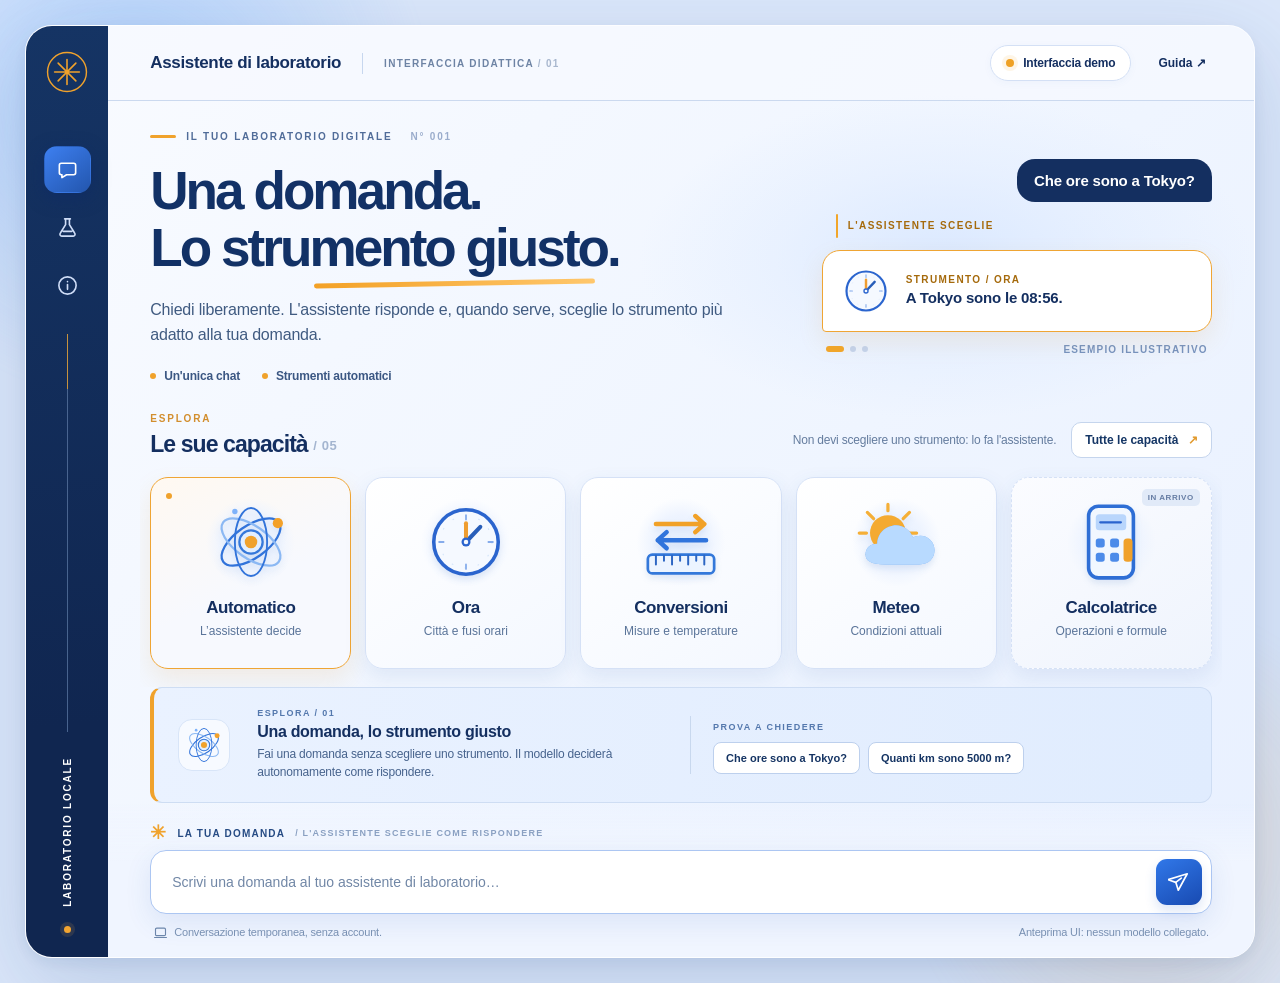
<file: assistente-laboratorio/docs/ui-preview/index.html>
<!doctype html>
<html lang="it">
  <head>
    <meta charset="UTF-8" />
    <meta name="viewport" content="width=device-width, initial-scale=1, viewport-fit=cover" />
    <meta name="theme-color" content="#142f60" />
    <meta name="description" content="Assistente di laboratorio: un'interfaccia per un assistente locale con strumenti automatici." />
    <title>Assistente di laboratorio</title>
    <link rel="icon" href="assets/favicon.svg" type="image/svg+xml" />
    <link rel="stylesheet" href="styles.css" />
    <script src="config.js" defer></script>
    <script src="app.js" defer></script>
  </head>
  <body>
    <div class="ambient ambient--one" aria-hidden="true"></div>
    <div class="ambient ambient--two" aria-hidden="true"></div>
    <div class="app-shell" id="app" data-view="home">
      <aside class="rail" aria-label="Navigazione laboratorio">
        <a class="brand-mark" href="#inizio" aria-label="Assistente di laboratorio, torna all'inizio">
          <svg viewBox="0 0 52 52" width="46" height="46" fill="none" aria-hidden="true"><circle cx="26" cy="26" r="22" stroke="currentColor" stroke-width="1.6"/><path d="M26 12v28M12 26h28M16 16l20 20m0-20L16 36" stroke="currentColor" stroke-width="1.8" stroke-linecap="round"/></svg>
        </a>
        <nav class="rail-nav" aria-label="Sezioni">
          <button class="rail-btn is-current" id="navChat" title="Chat" aria-label="Vai alla chat" aria-current="page">
            <svg viewBox="0 0 24 24" aria-hidden="true"><path d="M5.5 5.5h13a2 2 0 0 1 2 2v8a2 2 0 0 1-2 2H11l-4.8 3v-3H5.5a2 2 0 0 1-2-2v-8a2 2 0 0 1 2-2Z"/></svg>
          </button>
          <button class="rail-btn" id="navTools" title="Capacità" aria-label="Vai alle capacità">
            <svg viewBox="0 0 24 24" aria-hidden="true"><path d="M9 3h6m-5 0v6l-5.4 8.7A2 2 0 0 0 6.3 21h11.4a2 2 0 0 0 1.7-3.3L14 9V3M7.5 16h9"/></svg>
          </button>
          <button class="rail-btn" id="navHelp" title="Informazioni" aria-label="Informazioni sull'assistente">
            <svg viewBox="0 0 24 24" aria-hidden="true"><circle cx="12" cy="12" r="9"/><path d="M12 11v5m0-8h.01"/></svg>
          </button>
        </nav>
        <div class="rail-track" aria-hidden="true"><span></span></div>
        <div class="rail-bottom"><span class="vertical-brand">LABORATORIO LOCALE</span><span class="rail-dot" aria-hidden="true"></span></div>
      </aside>

      <div class="app-frame" id="inizio">
        <header class="topbar">
          <div class="topbar-brand">
            <a class="mobile-mark" href="#inizio" aria-label="Torna alla home">✳</a>
            <strong>Assistente di laboratorio</strong>
            <span class="topbar-divider" aria-hidden="true"></span>
            <span class="topbar-tag">INTERFACCIA DIDATTICA <span class="tag-index">/ 01</span></span>
          </div>
          <div class="topbar-right">
            <span class="status-pill" id="connectionStatus"><span class="status-led"></span><span>Interfaccia demo</span></span>
            <button class="text-action" type="button" id="topHelp" aria-label="Apri guida">Guida <span aria-hidden="true">↗</span></button>
          </div>
        </header>

        <main class="workspace" id="workspace">
          <section class="hero" id="hero" aria-labelledby="heroTitle">
            <div class="hero-content">
              <div class="eyebrow"><span class="eyebrow-line"></span> IL TUO LABORATORIO DIGITALE <span class="eyebrow-number">N° 001</span></div>
              <h1 id="heroTitle">Una domanda.<br /><span>Lo strumento giusto.</span></h1>
              <p>Chiedi liberamente. L'assistente risponde e, quando serve, sceglie lo strumento più adatto alla tua domanda.</p>
              <div class="hero-metrics" aria-label="Caratteristiche"><span><i aria-hidden="true"></i> Un'unica chat</span><span><i aria-hidden="true"></i> Strumenti automatici</span></div>
            </div>
            <div class="hero-art showcase" id="showcase" aria-hidden="true">
              <div class="sc-q" id="scQuestion"></div>
              <div class="sc-pick"><i></i><span id="scPick">l'assistente sceglie</span></div>
              <div class="sc-a"><span class="sc-ico" id="scIcon"></span><div><small id="scTool"></small><b id="scAnswer"></b></div></div>
              <div class="sc-foot"><span id="scDots"></span><em>Esempio illustrativo</em></div>
            </div>
          </section>

          <section class="capabilities" id="capabilities" aria-labelledby="capabilitiesTitle">
            <div class="section-head">
              <div><span class="section-kicker">ESPLORA</span><h2 id="capabilitiesTitle">Le sue capacità <span id="capabilityCount">/ 05</span></h2></div>
              <div class="section-controls"><p>Non devi scegliere uno strumento: lo fa l'assistente.</p><button class="browse-button" type="button" id="toggleAllTools" aria-expanded="false">Tutte le capacità <span aria-hidden="true">↗</span></button></div>
            </div>
            <div class="tool-viewport" id="toolViewport"><div class="tool-grid" id="toolGrid" role="group" aria-label="Capacità dell'assistente"></div></div>
            <div class="tool-scroll-hint" id="scrollHint" aria-hidden="true"><span>SCORRI LE CAPACITÀ</span><span>→</span></div>
          </section>

          <section class="detail-panel" id="detailPanel" aria-labelledby="detailTitle">
            <div class="detail-icon" id="detailIcon" aria-hidden="true"></div>
            <div class="detail-copy"><div class="detail-eyebrow" id="detailEyebrow">SUGGERIMENTO / 01</div><h3 id="detailTitle">Parti da una domanda</h3><p id="detailDescription">Scrivi liberamente: il modello sceglierà lo strumento solo se necessario.</p></div>
            <div class="example-area" id="exampleArea"><span class="examples-label">PROVA A CHIEDERE</span><div class="example-list" id="exampleList"></div></div>
          </section>

          <section class="conversation-view" id="conversationView" aria-labelledby="conversationTitle" hidden>
            <div class="conversation-heading"><div><button type="button" id="backHome" class="back-home">← Torna alla home</button><div class="eyebrow"><span class="eyebrow-line"></span> SESSIONE CORRENTE / IN MEMORIA</div><h1 id="conversationTitle">Il tuo laboratorio<span class="orange-period">.</span></h1><p>Fai domande in libertà. L'assistente sceglie quando usare uno strumento.</p></div><button type="button" id="newConversation" class="new-chat"><span aria-hidden="true">＋</span> Nuova chat</button></div>
            <div id="messages" class="messages" role="log" aria-live="polite" aria-relevant="additions text"></div>
          </section>
        </main>

        <div class="composer-dock" id="composerDock">
          <div class="composer-inner">
            <label class="composer-label" for="questionInput"><span class="orange-glyph" aria-hidden="true">✳</span> LA TUA DOMANDA <span class="composer-label-secondary">/ L'ASSISTENTE SCEGLIE COME RISPONDERE</span></label>
            <form class="composer" id="questionForm" novalidate>
              <textarea id="questionInput" rows="1" maxlength="5000" placeholder="Scrivi una domanda al tuo assistente di laboratorio…" aria-label="Scrivi una domanda" required></textarea>
              <button type="submit" class="send-button" id="sendButton" aria-label="Invia domanda" title="Invia domanda"><svg viewBox="0 0 24 24" fill="none" aria-hidden="true"><path d="m21 3-9.8 18-2.7-8.6L0 9.5 21 3Z" stroke="currentColor" stroke-width="1.8" stroke-linejoin="round"/><path d="m8.5 12.4 6-4.7" stroke="currentColor" stroke-width="1.8" stroke-linecap="round"/></svg></button>
            </form>
            <div class="composer-bottom"><span><svg viewBox="0 0 24 24" aria-hidden="true"><rect x="4" y="5" width="16" height="12" rx="2"/><path d="M2.5 20h19"/></svg> Conversazione temporanea, senza account.</span><span id="backendNote">Anteprima UI: nessun modello collegato.</span></div>
          </div>
        </div>
      </div>
    </div>

    <dialog class="help-dialog" id="helpDialog" aria-labelledby="helpTitle"><div class="dialog-head"><span>GUIDA RAPIDA / 01</span><button id="closeHelp" type="button" aria-label="Chiudi guida">×</button></div><h2 id="helpTitle">Come funziona il laboratorio</h2><p>Scrivi una domanda nella chat. Nella versione integrata, il modello locale valuta autonomamente se rispondere direttamente o utilizzare uno strumento.</p><p>Le schede delle capacità presentano esempi, <strong>non obbligano il modello a usare un tool</strong>. Lo stato degli strumenti, durante una conversazione, viene mostrato soltanto se comunicato dal backend.</p><p class="dialog-note">Questa distribuzione è un frontend dimostrativo. Per collegarla al progetto funzionante, configura l'endpoint in <code>config.js</code>.</p><button type="button" id="helpOk" class="dialog-primary">Ho capito</button></dialog>
    <div class="toast" id="toast" role="status" aria-live="polite"></div>
  </body>
</html>
</file>
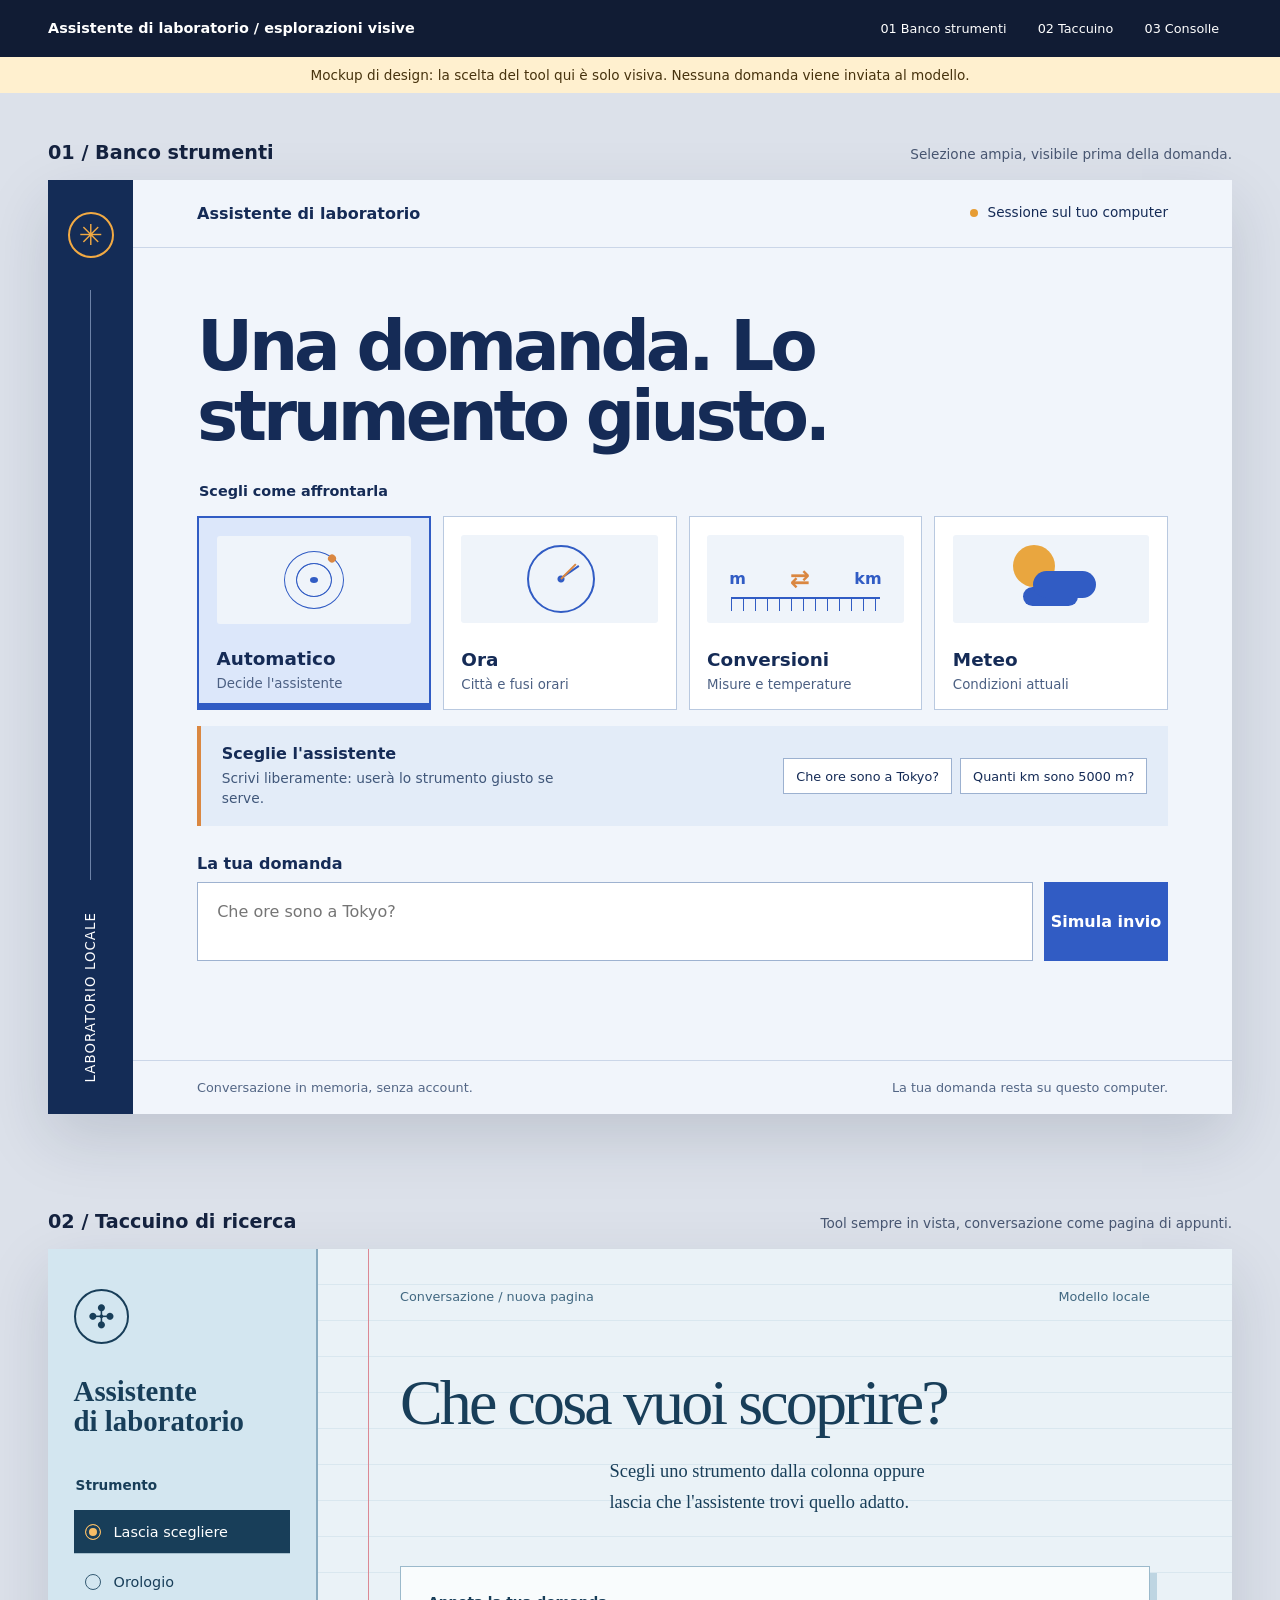
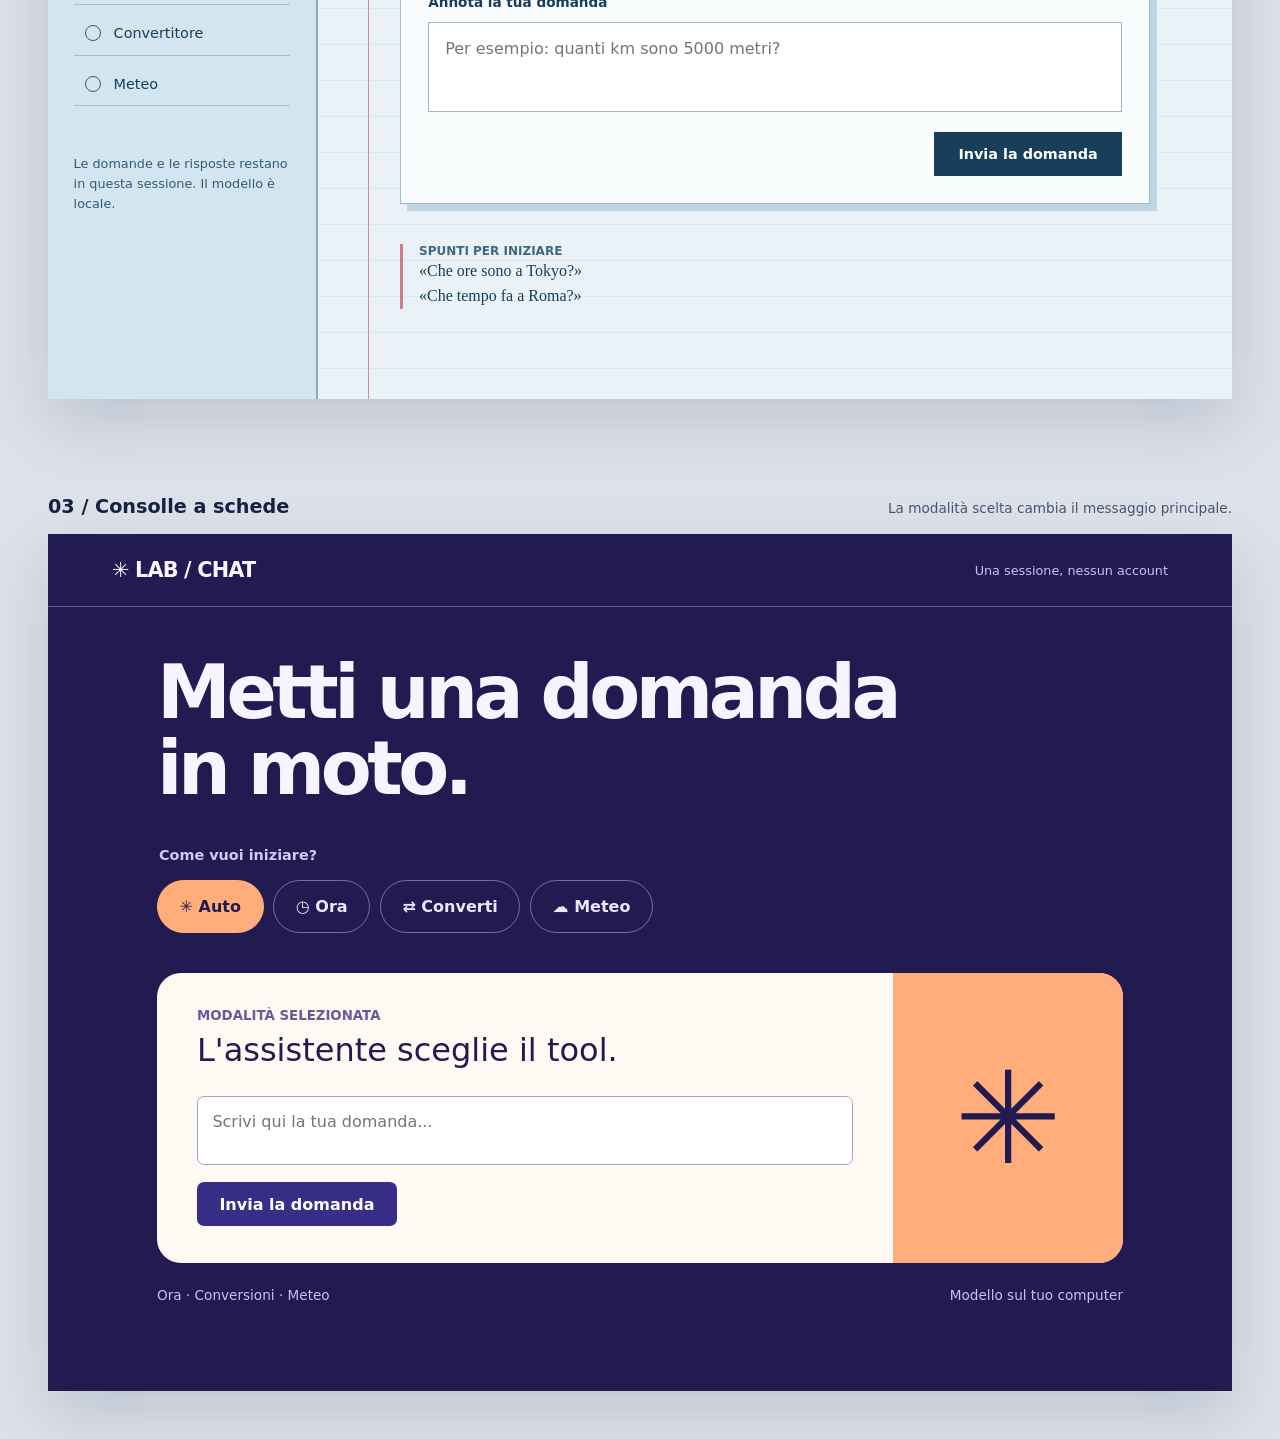
<file: assistente-laboratorio/docs/mockups-chat.html>
<!doctype html>
<html lang="it">
<head>
<meta charset="utf-8">
<meta name="viewport" content="width=device-width, initial-scale=1">
<title>Tre direzioni per la chat · Assistente di laboratorio</title>
<style>
  * { box-sizing: border-box; }
  body { margin: 0; font-family: system-ui, sans-serif; color: #14223f; background: #dce1ea; }
  button, textarea { font: inherit; }
  .index { position: sticky; top: 0; z-index: 10; display: flex; align-items: center; justify-content: space-between; gap: 1rem; padding: .75rem clamp(1rem, 4vw, 3rem); background: #111c34; color: #fff; }
  .index strong { font-size: .9rem; }
  .index nav { display: flex; gap: .35rem; overflow-x: auto; }
  .index a { flex: none; padding: .55rem .8rem; border-radius: 4px; color: #fff; font-size: .8rem; text-decoration: none; }
  .index a:hover, .index a:focus-visible { background: #36486e; }
  .note { padding: .65rem 1rem; background: #fff0cf; color: #47330e; text-align: center; font-size: .85rem; }
  .concept { padding: clamp(1rem, 4vw, 3rem); scroll-margin-top: 3.5rem; }
  .caption { max-width: 1320px; margin: 0 auto 1rem; display: flex; justify-content: space-between; gap: 1rem; align-items: baseline; }
  .caption h2 { margin: 0; font-size: 1.2rem; }
  .caption p { margin: 0; color: #475570; font-size: .85rem; }
  .screen { max-width: 1320px; min-height: 750px; margin: auto; overflow: hidden; box-shadow: 0 24px 60px #16223c25; }
  fieldset { margin: 0; padding: 0; border: 0; }
  legend { margin-bottom: 1.1rem; font-weight: 700; }
  input[type="radio"] { position: absolute; width: 1px; height: 1px; opacity: 0; }
  label { cursor: pointer; }
  input:focus-visible + label, button:focus-visible, textarea:focus-visible { outline: 3px solid #f4a63c; outline-offset: 3px; }
  textarea { width: 100%; resize: none; }
  .demo-button { cursor: default; }
  .sr-only { position: absolute; width: 1px; height: 1px; overflow: hidden; clip-path: inset(50%); white-space: nowrap; }

  /* 1: Strumentazione. Il selettore è il pannello principale, non un menu secondario. */
  .bench { display: grid; grid-template-columns: 85px minmax(0, 1fr); background: #f1f5fb; color: #152b56; font-family: "Trebuchet MS", system-ui, sans-serif; }
  .bench-rail { display: flex; flex-direction: column; align-items: center; gap: 2rem; padding: 2rem .5rem; background: #142c56; color: #fff; }
  .bench-rail .emblem { display: grid; place-items: center; width: 46px; height: 46px; border: 2px solid #f2aa43; border-radius: 50%; color: #f2aa43; font-size: 1.8rem; }
  .bench-rail .rail-line { flex: 1; width: 1px; background: #6d83a8; }
  .bench-rail small { writing-mode: vertical-rl; transform: rotate(180deg); letter-spacing: .08em; }
  .bench-main { display: flex; flex-direction: column; min-width: 0; }
  .bench-header { display: flex; justify-content: space-between; gap: 1rem; padding: 1.5rem clamp(1.5rem, 5vw, 5rem); border-bottom: 1px solid #cbd6e8; font-size: .85rem; }
  .bench-header b { font-size: 1rem; }
  .bench-header span::before { content: ""; display: inline-block; width: 8px; height: 8px; margin-right: .6rem; border-radius: 50%; background: #e69c33; }
  .bench-content { flex: 1; max-width: 1180px; width: 100%; margin: auto; padding: clamp(2rem, 5vw, 5rem); }
  .bench-content h3 { max-width: 14ch; margin: 0 0 2rem; font-size: clamp(3rem, 5.4vw, 5.7rem); line-height: 1; letter-spacing: -.06em; }
  .bench legend { font-size: .9rem; }
  .bench-options { display: grid; grid-template-columns: repeat(4, 1fr); gap: .75rem; }
  .bench-options label { display: flex; flex-direction: column; min-height: 194px; padding: 1.1rem; border: 1px solid #b9c9e0; background: #fff; transition: transform .2s, background .2s, border-color .2s, box-shadow .2s; }
  .bench-options label:hover { transform: translateY(-5px); border-color: #315cc4; box-shadow: 0 12px 24px #152b5620; }
  .bench-options b { margin-top: auto; font-size: 1.15rem; }
  .bench-options small { margin-top: .4rem; color: #4c6083; }
  .bench-options input:checked + label { border: 2px solid #315cc4; background: #dce7fa; box-shadow: inset 0 -5px #315cc4; }
  .mini { position: relative; width: 100%; height: 88px; margin-bottom: .65rem; overflow: hidden; border-radius: 3px; background: #eff4fa; color: #315cc4; }
  .mini-auto::before, .mini-auto::after { content: ""; position: absolute; inset: 15px calc(50% - 30px); border: 1px solid currentColor; border-radius: 50%; }
  .mini-auto::after { inset: 27px calc(50% - 18px); background: #315cc4; box-shadow: inset 0 0 0 13px #eff4fa; }
  .mini-auto i { position: absolute; top: 12px; left: calc(50% - 4px); width: 8px; height: 8px; border-radius: 50%; background: #da8741; transform-origin: 4px 32px; transform: rotate(40deg); }
  .mini-time::before { content: ""; position: absolute; top: 10px; left: calc(50% - 33px); width: 64px; height: 64px; border: 2px solid currentColor; border-radius: 50%; background: radial-gradient(circle, #315cc4 0 3px, transparent 4px); }
  .mini-time::after { content: ""; position: absolute; top: 23px; left: 50%; width: 2px; height: 21px; background: #da8741; transform-origin: bottom; transform: rotate(45deg); }
  .mini-time i { position: absolute; top: 43px; left: 50%; width: 23px; height: 2px; background: #315cc4; transform-origin: left; transform: rotate(-35deg); }
  .mini-units { display: flex; align-items: center; justify-content: space-around; font: 700 1rem system-ui, sans-serif; }
  .mini-units::after { content: ""; position: absolute; bottom: 12px; left: 12%; right: 12%; height: 12px; border-top: 2px solid #315cc4; background: repeating-linear-gradient(90deg, #315cc4 0 1px, transparent 1px 12px); }
  .mini-units i { font-size: 1.5rem; font-style: normal; color: #da8741; }
  .mini-weather::before { content: ""; position: absolute; top: 10px; left: calc(50% - 38px); width: 42px; height: 42px; border-radius: 50%; background: #e9a63f; }
  .mini-weather::after { content: ""; position: absolute; top: 36px; left: calc(50% - 18px); width: 63px; height: 27px; border-radius: 30px; background: #315cc4; box-shadow: -14px 12px 0 -4px #315cc4; }
  .bench-options input:checked + label .mini-auto i { animation: orbit 4s linear infinite; }
  .bench-options input:checked + label .mini-time::after { animation: hand 5s linear infinite; }
  .bench-options input:checked + label .mini-weather::after { animation: drift 2.8s ease-in-out infinite alternate; }
  @keyframes orbit { to { transform: rotate(400deg); } }
  @keyframes hand { to { transform: rotate(405deg); } }
  @keyframes drift { to { transform: translateX(7px); } }
  .bench-detail { display: flex; justify-content: space-between; align-items: center; gap: 1.5rem; margin-top: 1rem; padding: 1.1rem 1.3rem; border-left: 4px solid #da8741; background: #e3ecf8; }
  .bench-detail strong { display: block; margin-bottom: .3rem; }
  .bench-detail p { max-width: 38ch; margin: 0; color: #40577a; font-size: .86rem; line-height: 1.5; }
  .bench-samples { display: flex; flex-wrap: wrap; justify-content: flex-end; gap: .5rem; }
  .bench-samples button { padding: .6rem .75rem; border: 1px solid #9cb1d0; background: #fff; color: #152b56; font-size: .8rem; cursor: pointer; }
  .bench-samples button:hover { border-color: #315cc4; background: #dce7fa; }
  .bench-compose { margin-top: 1.7rem; }
  .bench-compose label { display: block; margin-bottom: .6rem; font-weight: 700; }
  .bench-compose .entry { display: flex; gap: .7rem; }
  .bench-compose textarea { min-height: 78px; padding: 1.2rem; border: 1px solid #9eb2d0; background: #fff; color: #152b56; }
  .bench-compose button { min-width: 124px; border: 0; background: #315cc4; color: #fff; font-weight: 700; cursor: pointer; }
  .bench-compose button:hover { background: #24499e; }
  .bench-status { min-height: 1.5rem; margin: .7rem 0 0; color: #40577a; font-size: .85rem; }
  .bench-footer { display: flex; justify-content: space-between; gap: 1rem; padding: 1.2rem clamp(1.5rem, 5vw, 5rem); border-top: 1px solid #cbd6e8; color: #536685; font-size: .8rem; }

  /* 2: Taccuino. La conversazione è una pagina; i tool stanno nella marginatura. */
  .notebook { display: grid; grid-template-columns: minmax(210px, 270px) minmax(0, 1fr); background: #eaf2f7; color: #183e59; font-family: Georgia, serif; }
  .notebook-aside { padding: 2.5rem 1.6rem; border-right: 2px solid #89abc0; background: #d3e6f0; }
  .notebook-aside .logo { width: 55px; height: 55px; display: grid; place-items: center; border: 2px solid #183e59; border-radius: 50%; font-size: 2rem; }
  .notebook-aside h3 { margin: 2rem 0 2.5rem; font-size: 1.8rem; line-height: 1.05; }
  .notebook-aside legend { font: 700 .85rem system-ui, sans-serif; }
  .notebook-options { display: grid; gap: .4rem; }
  .notebook-options label { display: flex; gap: .8rem; align-items: center; padding: .85rem .7rem; border-bottom: 1px solid #a5bfcd; font: .9rem system-ui, sans-serif; }
  .notebook-options label::before { content: ""; flex: none; width: 14px; height: 14px; border: 1px solid #345a73; border-radius: 50%; }
  .notebook-options input:checked + label { background: #183e59; color: #fff; }
  .notebook-options input:checked + label::before { background: #f7bd66; box-shadow: inset 0 0 0 3px #183e59; border-color: #f7bd66; }
  .notebook-aside p { margin-top: 3rem; font: .8rem/1.55 system-ui, sans-serif; color: #345a73; }
  .notebook-page { position: relative; padding: 2.5rem clamp(1.5rem, 5vw, 5rem); background: repeating-linear-gradient(#eaf2f7 0, #eaf2f7 35px, #c8dce7 36px); }
  .notebook-page::before { content: ""; position: absolute; left: 3.1rem; top: 0; bottom: 0; border-left: 1px solid #db8994; }
  .notebook-page > * { position: relative; max-width: 750px; margin-left: auto; margin-right: auto; }
  .notebook-meta { display: flex; justify-content: space-between; font: .8rem system-ui, sans-serif; color: #416881; }
  .notebook-page h3 { margin-top: 4rem; margin-bottom: 1rem; font-size: clamp(3rem, 5vw, 5rem); font-weight: 400; line-height: 1.08; letter-spacing: -.045em; }
  .notebook-page .intro { max-width: 36ch; margin-bottom: 3rem; font-size: 1.15rem; line-height: 1.7; }
  .notebook-prompt { padding: 1.7rem; border: 1px solid #9bb9cb; background: #f9fcfd; box-shadow: 7px 7px 0 #bed5e2; }
  .notebook-prompt label { display: block; margin-bottom: .75rem; font: 700 .85rem system-ui, sans-serif; }
  .notebook-prompt textarea { min-height: 90px; padding: 1rem; border: 1px solid #9bb9cb; background: #fff; color: #183e59; font: 1rem system-ui, sans-serif; }
  .notebook-prompt button { display: block; margin: 1rem 0 0 auto; padding: .85rem 1.5rem; border: 0; background: #183e59; color: #fff; font: 700 .9rem system-ui, sans-serif; }
  .notebook-sample { margin-top: 2.5rem; padding-left: 1rem; border-left: 3px solid #cd7e8b; font-size: 1rem; line-height: 1.6; }
  .notebook-sample small { display: block; font: 700 .75rem system-ui, sans-serif; color: #416881; }

  /* 3: Consolle. Una modalità alla volta, con una superficie e un messaggio dedicati. */
  .console { display: flex; flex-direction: column; background: #211b51; color: #f8f4ff; font-family: "Arial Rounded MT Bold", "Trebuchet MS", system-ui, sans-serif; }
  .console-head { display: flex; align-items: center; justify-content: space-between; gap: 1rem; padding: 1.5rem clamp(1.5rem, 5vw, 5rem); border-bottom: 1px solid #655d99; }
  .console-head b { font-size: 1.3rem; letter-spacing: -.04em; }
  .console-head span { font-size: .8rem; color: #c9c1f0; }
  .console-content { width: min(100%, 1030px); margin: auto; padding: 3rem 2rem 4rem; }
  .console-content h3 { max-width: 15ch; margin: 0 0 2.5rem; font-size: clamp(3rem, 5.8vw, 6rem); line-height: 1.02; letter-spacing: -.06em; }
  .console legend { color: #d0c9f4; font-size: .9rem; }
  .console-options { display: flex; flex-wrap: wrap; gap: .6rem; }
  .console-options label { display: inline-block; padding: 1rem 1.35rem; border: 1px solid #746caf; border-radius: 30px; color: #ece7ff; font-weight: 700; }
  .console-options label:hover { border-color: #ffad7a; }
  .console-options input:checked + label { border-color: #ffad7a; background: #ffad7a; color: #211b51; }
  .console-card { display: grid; grid-template-columns: minmax(0, 1fr) 230px; min-height: 290px; margin-top: 2.5rem; border-radius: 24px; overflow: hidden; background: #fff9f3; color: #211b51; }
  .console-card .card-main { padding: 2rem 2.5rem; }
  .console-card .card-main > small { font-weight: 700; color: #655d99; }
  .console-card .mode-title { margin: .5rem 0 1.7rem; font-size: 2rem; line-height: 1.15; }
  .mode-title span { display: none; }
  .console:has(#con-auto:checked) .mode-auto, .console:has(#con-time:checked) .mode-time, .console:has(#con-units:checked) .mode-units, .console:has(#con-weather:checked) .mode-weather { display: inline; }
  .console-card textarea { min-height: 65px; padding: .9rem; border: 1px solid #a9a0c6; border-radius: 7px; background: #fff; color: #211b51; }
  .console-card button { margin-top: .8rem; padding: .8rem 1.4rem; border: 0; border-radius: 7px; background: #392e87; color: #fff; font-weight: 700; }
  .console-card .card-art { display: grid; place-items: center; background: #ffad7a; color: #211b51; font-size: 8rem; }
  .console-bottom { display: flex; justify-content: space-between; gap: 1rem; padding: 1.5rem 0; color: #c9c1f0; font-size: .85rem; }
  @media (max-width: 760px) {
    .index { flex-wrap: wrap; }
    .caption { display: block; }
    .screen { min-height: 680px; }
    .bench { grid-template-columns: 1fr; }
    .bench-rail { flex-direction: row; padding: .6rem 1rem; }
    .bench-rail .emblem { width: 32px; height: 32px; font-size: 1.2rem; }
    .bench-rail .rail-line, .bench-rail small { display: none; }
    .bench-content { padding: 2rem 1.25rem; }
    .bench-options { grid-template-columns: repeat(2, 1fr); }
    .bench-options label { min-height: 165px; }
    .mini { height: 80px; }
    .bench-detail { display: block; }
    .bench-samples { justify-content: flex-start; margin-top: 1rem; }
    .bench-compose .entry { flex-direction: column; }
    .bench-compose button { min-height: 48px; }
    .notebook { grid-template-columns: 1fr; }
    .notebook-aside { padding: 1.25rem; }
    .notebook-aside .logo, .notebook-aside h3, .notebook-aside p { display: none; }
    .notebook-options { grid-template-columns: repeat(2, 1fr); }
    .notebook-page { padding: 2rem 1.5rem; }
    .notebook-page::before { left: .8rem; }
    .console-content { padding: 2rem 1.25rem; }
    .console-card { grid-template-columns: 1fr; }
    .console-card .card-main { padding: 1.5rem; }
    .console-card .card-art { display: none; }
  }
  @media (prefers-reduced-motion: reduce) {
    .bench-options label { transition: none; }
    .bench-options label:hover { transform: none; }
    .bench-options input:checked + label .mini-auto i,
    .bench-options input:checked + label .mini-time::after,
    .bench-options input:checked + label .mini-weather::after { animation: none; }
  }
</style>
</head>
<body>
<header class="index"><strong>Assistente di laboratorio / esplorazioni visive</strong><nav aria-label="Vai al mockup"><a href="#banco">01 Banco strumenti</a><a href="#taccuino">02 Taccuino</a><a href="#consolle">03 Consolle</a></nav></header>
<div class="note">Mockup di design: la scelta del tool qui è solo visiva. Nessuna domanda viene inviata al modello.</div>
<section class="concept" id="banco" aria-labelledby="banco-label">
  <div class="caption"><h2 id="banco-label">01 / Banco strumenti</h2><p>Selezione ampia, visibile prima della domanda.</p></div>
  <div class="screen bench">
    <aside class="bench-rail" aria-hidden="true"><span class="emblem">✳</span><span class="rail-line"></span><small>LABORATORIO LOCALE</small></aside>
    <div class="bench-main"><header class="bench-header"><b>Assistente di laboratorio</b><span>Sessione sul tuo computer</span></header>
      <div class="bench-content"><h3>Una domanda. Lo strumento giusto.</h3>
        <fieldset><legend>Scegli come affrontarla</legend><div class="bench-options">
          <div><input type="radio" name="bench-tool" id="bench-auto" value="auto" checked><label for="bench-auto"><span class="mini mini-auto" aria-hidden="true"><i></i></span><b>Automatico</b><small>Decide l'assistente</small></label></div>
          <div><input type="radio" name="bench-tool" id="bench-time" value="time"><label for="bench-time"><span class="mini mini-time" aria-hidden="true"><i></i></span><b>Ora</b><small>Città e fusi orari</small></label></div>
          <div><input type="radio" name="bench-tool" id="bench-units" value="units"><label for="bench-units"><span class="mini mini-units" aria-hidden="true">m <i>⇄</i> km</span><b>Conversioni</b><small>Misure e temperature</small></label></div>
          <div><input type="radio" name="bench-tool" id="bench-weather" value="weather"><label for="bench-weather"><span class="mini mini-weather" aria-hidden="true"></span><b>Meteo</b><small>Condizioni attuali</small></label></div>
        </div></fieldset>
        <div class="bench-detail" aria-live="polite"><div><strong id="bench-detail-title">Sceglie l'assistente</strong><p id="bench-detail-text">Scrivi liberamente: userà lo strumento giusto se serve.</p></div><div class="bench-samples" id="bench-samples" aria-label="Esempi di domande"></div></div>
        <div class="bench-compose"><label for="bench-question">La tua domanda</label><div class="entry"><textarea id="bench-question" placeholder="Per esempio: che tempo fa a Roma?"></textarea><button id="bench-try" type="button">Simula invio</button></div><p class="bench-status" id="bench-status" role="status"></p></div>
      </div><footer class="bench-footer"><span>Conversazione in memoria, senza account.</span><span>La tua domanda resta su questo computer.</span></footer>
    </div>
  </div>
</section>
<section class="concept" id="taccuino" aria-labelledby="taccuino-label">
  <div class="caption"><h2 id="taccuino-label">02 / Taccuino di ricerca</h2><p>Tool sempre in vista, conversazione come pagina di appunti.</p></div>
  <div class="screen notebook">
    <aside class="notebook-aside"><span class="logo" aria-hidden="true">✣</span><h3>Assistente<br>di laboratorio</h3><fieldset><legend>Strumento</legend><div class="notebook-options">
      <div><input type="radio" name="notebook-tool" id="note-auto" checked><label for="note-auto">Lascia scegliere</label></div>
      <div><input type="radio" name="notebook-tool" id="note-time"><label for="note-time">Orologio</label></div>
      <div><input type="radio" name="notebook-tool" id="note-units"><label for="note-units">Convertitore</label></div>
      <div><input type="radio" name="notebook-tool" id="note-weather"><label for="note-weather">Meteo</label></div>
    </div></fieldset><p>Le domande e le risposte restano in questa sessione. Il modello è locale.</p></aside>
    <div class="notebook-page"><div class="notebook-meta"><span>Conversazione / nuova pagina</span><span>Modello locale</span></div><h3>Che cosa vuoi scoprire?</h3><p class="intro">Scegli uno strumento dalla colonna oppure lascia che l'assistente trovi quello adatto.</p>
      <div class="notebook-prompt"><label for="note-question">Annota la tua domanda</label><textarea id="note-question" placeholder="Per esempio: quanti km sono 5000 metri?"></textarea><button class="demo-button" type="button" title="Mockup: invio non attivo">Invia la domanda</button></div>
      <p class="notebook-sample"><small>SPUNTI PER INIZIARE</small>«Che ore sono a Tokyo?»<br>«Che tempo fa a Roma?»</p>
    </div>
  </div>
</section>
<section class="concept" id="consolle" aria-labelledby="consolle-label">
  <div class="caption"><h2 id="consolle-label">03 / Consolle a schede</h2><p>La modalità scelta cambia il messaggio principale.</p></div>
  <div class="screen console">
    <header class="console-head"><b>✳ LAB / CHAT</b><span>Una sessione, nessun account</span></header>
    <div class="console-content"><h3>Metti una domanda in moto.</h3><fieldset><legend>Come vuoi iniziare?</legend><div class="console-options">
      <div><input type="radio" name="console-tool" id="con-auto" checked><label for="con-auto">✳ Auto</label></div>
      <div><input type="radio" name="console-tool" id="con-time"><label for="con-time">◷ Ora</label></div>
      <div><input type="radio" name="console-tool" id="con-units"><label for="con-units">⇄ Converti</label></div>
      <div><input type="radio" name="console-tool" id="con-weather"><label for="con-weather">☁ Meteo</label></div>
    </div></fieldset>
    <div class="console-card"><div class="card-main"><small>MODALITÀ SELEZIONATA</small><p class="mode-title"><span class="mode-auto">L'assistente sceglie il tool.</span><span class="mode-time">Chiedi l'ora in una città.</span><span class="mode-units">Converti misure o temperature.</span><span class="mode-weather">Controlla il meteo di una città.</span></p><label for="con-question" class="sr-only">La tua domanda</label><textarea id="con-question" aria-label="La tua domanda" placeholder="Scrivi qui la tua domanda..."></textarea><button class="demo-button" type="button" title="Mockup: invio non attivo">Invia la domanda</button></div><div class="card-art" aria-hidden="true">✳</div></div>
    <div class="console-bottom"><span>Ora · Conversioni · Meteo</span><span>Modello sul tuo computer</span></div></div>
  </div>
</section>
<script>
  const bench = document.querySelector('#banco');
  const benchQuestion = bench.querySelector('#bench-question');
  const benchStatus = bench.querySelector('#bench-status');
  const modes = {
    auto: {title: "Sceglie l'assistente", detail: 'Scrivi liberamente: userà lo strumento giusto se serve.', samples: ['Che ore sono a Tokyo?', 'Quanti km sono 5000 m?']},
    time: {title: 'Ora e fusi orari', detail: 'Chiedi l’ora in una città: lo strumento tiene conto del fuso orario.', samples: ['Che ore sono a Tokyo?', 'Che ora è a New York?']},
    units: {title: 'Conversioni senza calcoli a mano', detail: 'Da metri a chilometri, oppure da Celsius a Fahrenheit.', samples: ['Quanti km sono 5000 m?', 'Converti 25 °C in °F']},
    weather: {title: 'Meteo attuale', detail: 'Indica una città per consultare le condizioni del momento.', samples: ['Che tempo fa a Roma?', 'Com’è il meteo a Milano?']}
  };
  function updateBench() {
    const mode = modes[bench.querySelector('input[name="bench-tool"]:checked').value];
    bench.querySelector('#bench-detail-title').textContent = mode.title;
    bench.querySelector('#bench-detail-text').textContent = mode.detail;
    benchQuestion.placeholder = mode.samples[0];
    const samples = bench.querySelector('#bench-samples');
    samples.replaceChildren(...mode.samples.map(text => {
      const button = document.createElement('button');
      button.type = 'button';
      button.textContent = text;
      button.addEventListener('click', () => { benchQuestion.value = text; benchStatus.textContent = ''; benchQuestion.focus(); });
      return button;
    }));
    benchStatus.textContent = '';
  }
  bench.querySelectorAll('input[name="bench-tool"]').forEach(input => input.addEventListener('change', updateBench));
  bench.querySelector('#bench-try').addEventListener('click', () => {
    benchStatus.textContent = benchQuestion.value.trim()
      ? 'Anteprima pronta. Per ottenere una risposta serve collegare la scelta al backend.'
      : 'Scrivi una domanda o scegli un esempio prima di simulare l’invio.';
  });
  updateBench();
</script>
</body>
</html>
</file>
<file: assistente-laboratorio/docs/ui-preview/styles.css>
:root{--navy:#15305f;--navy-dark:#0f2652;--ink:#142f60;--ink-2:#476188;--blue:#2c63d0;--blue-2:#528af2;--orange:#f0a22c;--orange-2:#f9c16a;--paper:#f2f6fd;--line:#d1ddf2;--line-2:#c0d2f2;--shadow:0 18px 52px rgba(29,65,124,.12);--radius:20px}
*{box-sizing:border-box}html{scroll-behavior:smooth}body{margin:0;min-height:100dvh;background:#dbe7fa;color:var(--ink);font-family:Inter,-apple-system,BlinkMacSystemFont,"Segoe UI",sans-serif;letter-spacing:-.012em}button,textarea{font:inherit}button{cursor:pointer}button:disabled{cursor:default}button:focus-visible,a:focus-visible,textarea:focus-visible{outline:3px solid #ffb63f;outline-offset:3px}a{color:inherit}button{touch-action:manipulation}
.ambient{position:fixed;pointer-events:none;border-radius:50%;filter:blur(8px);z-index:-1}.ambient--one{width:610px;height:610px;background:radial-gradient(circle,rgba(117,178,255,.44),transparent 68%);left:-170px;top:-200px}.ambient--two{width:510px;height:510px;background:radial-gradient(circle,rgba(250,181,92,.23),transparent 68%);right:-120px;bottom:-200px}
.app-shell{display:grid;grid-template-columns:82px minmax(0,1fr);width:min(1570px,calc(100% - 50px));min-height:min(900px,calc(100dvh - 50px));margin:25px auto;background:linear-gradient(132deg,#f9fbff 0%,#eff5ff 58%,#e8f0ff 100%);border:1px solid rgba(255,255,255,.85);border-radius:27px;box-shadow:0 28px 85px rgba(31,70,139,.18),0 5px 15px rgba(34,73,127,.08);overflow:hidden}
.rail{display:flex;flex-direction:column;align-items:center;position:relative;z-index:4;background:linear-gradient(175deg,#153464,#102650 75%);color:#fff;padding:23px 0 24px}.brand-mark{color:var(--orange);display:block;transition:transform .3s}.brand-mark:hover{transform:rotate(26deg)}.rail-nav{display:flex;flex-direction:column;gap:11px;margin-top:47px}.rail-btn{width:47px;height:47px;border:1px solid transparent;border-radius:13px;display:grid;place-items:center;background:transparent;color:#cfddf7;transition:background .2s,transform .2s,color .2s}.rail-btn:hover{background:#214779;transform:translateY(-2px);color:#fff}.rail-btn.is-current{background:linear-gradient(140deg,#3d7ff0,#2356ae);color:#fff;box-shadow:0 5px 17px #0d2a66aa}.rail-btn svg{width:23px;height:23px;fill:none;stroke:currentColor;stroke-width:1.7;stroke-linecap:round;stroke-linejoin:round}.rail-track{width:1px;background:#57739e;opacity:.8;margin-top:25px;flex:1;min-height:70px;position:relative}.rail-track span{position:absolute;top:0;width:1px;height:55px;background:#f3ac38}.rail-bottom{display:flex;flex-direction:column;align-items:center;gap:19px;padding-top:25px}.vertical-brand{writing-mode:vertical-rl;transform:rotate(180deg);font-size:10px;font-weight:800;letter-spacing:.18em;white-space:nowrap}.rail-dot{width:7px;height:7px;background:#f3a531;border-radius:50%;box-shadow:0 0 0 4px #ffb7481f}
.app-frame{display:flex;min-width:0;flex-direction:column;min-height:790px}.topbar{height:75px;flex-shrink:0;display:flex;align-items:center;justify-content:space-between;gap:15px;padding:0 clamp(24px,3.3vw,58px);border-bottom:1px solid #cbd9ef;background:#f7faffb8}.topbar-brand,.topbar-right{display:flex;align-items:center;gap:21px}.topbar-brand strong{font-size:17px;letter-spacing:-.02em}.topbar-divider{height:21px;width:1px;background:#c7d7ef}.topbar-tag{font-size:10px;font-weight:750;letter-spacing:.13em;color:#6d83a4}.tag-index{color:#a8b7ce}.status-pill{display:inline-flex;align-items:center;gap:9px;padding:10px 15px;background:#fff;border:1px solid #d4e0f5;border-radius:999px;box-shadow:0 2px 8px #2e62ae0a;font-size:12px;font-weight:750;white-space:nowrap}.status-led{width:8px;height:8px;border-radius:50%;background:#efa125;box-shadow:0 0 0 4px #f1a42a1d}.status-pill.is-configured .status-led{background:#3a9c76;box-shadow:0 0 0 4px #3a9c761d}.text-action{background:transparent;border:0;color:var(--ink);font-weight:750;font-size:12px}.text-action:hover{color:var(--blue)}.mobile-mark{display:none}
.workspace{width:100%;max-width:1500px;margin:0 auto;padding:30px clamp(24px,3.3vw,58px) 0;flex:1;display:flex;flex-direction:column;min-height:0}.hero{position:relative;display:flex;align-items:center;justify-content:space-between;isolation:isolate;min-height:236px;gap:20px}.hero:after{content:"";position:absolute;pointer-events:none;z-index:-1;inset:-36px -40px -36px 46%;border-radius:50%;background:radial-gradient(closest-side,#d0e2ffa8,#d0e2ff40 55%,transparent)}.hero-content{max-width:690px;position:relative;z-index:2}.eyebrow{display:flex;align-items:center;gap:10px;color:#506c99;font-size:10px;font-weight:850;letter-spacing:.18em}.eyebrow-line{width:26px;height:3px;border-radius:3px;background:var(--orange);display:inline-block}.eyebrow-number{margin-left:8px;color:#9aaccc}.hero h1{font-size:clamp(36px,4.15vw,65px);line-height:1.07;letter-spacing:-.056em;margin:21px 0 13px;font-weight:850;color:#123166}.hero h1 span{position:relative;white-space:nowrap}.hero h1 span:after{content:"";position:absolute;bottom:-9px;left:35%;width:60%;height:5px;border-radius:5px;background:linear-gradient(90deg,#f3a126,#ffc76c);transform:rotate(-1deg)}.hero p{color:#405b81;font-size:16px;line-height:1.6;max-width:600px;margin:20px 0 0}.hero-metrics{display:flex;gap:22px;margin-top:21px;flex-wrap:wrap;font-size:12px;font-weight:750;color:#3b5783}.hero-metrics>span{display:flex;gap:8px;align-items:center}.hero-metrics i{display:block;width:6px;height:6px;border-radius:50%;background:var(--orange)}
.hero-art{width:min(370px,37%);min-width:245px;height:250px;position:relative;display:grid;place-items:center;flex-shrink:0}.hero-flask{width:360px;max-width:100%;height:260px;filter:drop-shadow(0 16px 16px #3970bc1e);position:relative;z-index:2;animation:flaskFloat 6s ease-in-out infinite}.art-halo{position:absolute;border-radius:50%;background:radial-gradient(circle,#92bfff22,transparent 70%);width:370px;height:230px;transform:rotate(-15deg)}.art-halo--two{width:260px;height:260px;border:1px solid #9bc3ff66;transform:rotate(24deg)}.art-orbit{border:1.5px solid #91b6f4;position:absolute;width:min(330px,100%);height:115px;transform:rotate(-28deg);border-radius:50%}.orbit-node{position:absolute;top:21%;left:91%;margin:-6px 0 0 -6px;width:13px;height:13px;border-radius:50%;background:#f1a62b;box-shadow:0 0 0 8px #f2a62b1a}.art-label{position:absolute;display:flex;align-items:center;gap:9px;font-size:10px;font-weight:850;letter-spacing:.13em;color:#7592c0}.art-label span{display:block;width:6px;height:6px;border-radius:50%;background:#efa32b}.art-label--top{top:4px;right:4px}.art-label--bottom{bottom:15px;left:0}.bubble{animation:bubbleMove 4s ease-in-out infinite}.bubble-two{animation-delay:1s}.bubble-three{animation-delay:1.7s}
.capabilities{margin-top:25px;min-width:0}.section-head{display:flex;align-items:flex-end;justify-content:space-between;gap:18px;margin-bottom:19px}.section-kicker,.section-kicker+*{margin:0}.section-kicker{font-weight:800;color:#d28e2e;font-size:10px;letter-spacing:.18em}.section-head h2{font-size:23px;letter-spacing:-.04em;margin-top:5px}.section-head h2 span{font-size:13px;font-weight:650;color:#a4b5d0;vertical-align:middle;letter-spacing:.05em}.section-controls{display:flex;align-items:center;gap:15px}.section-controls p{font-size:12px;color:#647c9e;margin:0}.browse-button{border:1px solid #c5d5ed;background:#fff;color:#153665;padding:10px 13px;border-radius:10px;font-size:12px;font-weight:800;white-space:nowrap;transition:background .2s}.browse-button:hover{background:#e2ecff}.browse-button span{margin-left:6px;color:#e29a2c}.tool-viewport{overflow-x:auto;scrollbar-width:thin;scrollbar-color:#abc5ec transparent;overscroll-behavior-inline:contain;padding:10px 10px 18px;margin:-10px}.tool-grid{display:grid;grid-auto-flow:column;grid-auto-columns:minmax(168px,1fr);gap:14px;min-width:900px}.tool-card{border:1.5px solid #d5e1f6;border-radius:18px;background:linear-gradient(145deg,#fff,#f4f8ff);position:relative;padding:20px 15px 17px;min-height:192px;display:flex;align-items:center;text-align:center;flex-direction:column;box-shadow:0 8px 21px #315fa51a;transition:transform .24s,border .24s,box-shadow .24s,background .24s;color:var(--ink)}.tool-card:hover{transform:translateY(-5px);border-color:#90b8ed;box-shadow:0 16px 30px #315fa52b}.tool-card.is-selected{background:linear-gradient(155deg,#fff9f1,#f7f9fe 55%);border-color:#efa534;box-shadow:0 11px 24px #e49b3322}.tool-card.is-future{background:linear-gradient(145deg,#fbfcff,#eff4fd);border-style:dashed}.tool-icon{height:89px;width:100%;display:grid;place-items:center;background:radial-gradient(circle closest-side,#e4eefe 0%,#eef4ff 62%,transparent 100%)}.tool-icon svg{width:86px;height:86px;overflow:hidden;filter:drop-shadow(0 4px 3px #2c60aa1c)}.tool-card strong{font-size:17px;letter-spacing:-.025em;margin-top:11px}.tool-card small{display:block;font-size:12px;line-height:1.4;color:#5a7499;margin-top:5px}.tool-chip{position:absolute;top:11px;right:11px;padding:4px 6px;border-radius:5px;background:#e1eaf8;color:#667da4;font-size:8px;letter-spacing:.07em;font-weight:850}.tool-card.is-selected:before{content:"";position:absolute;top:15px;left:15px;background:var(--orange);width:6px;height:6px;border-radius:50%}.tool-scroll-hint{display:none;justify-content:flex-end;gap:9px;color:#6982a8;font-size:10px;font-weight:850;letter-spacing:.12em;padding:0 3px}.tool-scroll-hint span:last-child{font-size:17px;line-height:11px;color:#e39b31}
.tool-orbit{transform-box:view-box;transform-origin:48px 48px;animation:iconOrbit 13s linear infinite}.tool-clock-hand{transform-box:view-box;transform-origin:48px 48px;animation:clockTick 8s ease-in-out infinite}.tool-weather-sun{transform-box:view-box;transform-origin:48px 48px;animation:weatherPulse 4s ease-in-out infinite}.tool-calculator-key{animation:keyPulse 4s ease-in-out infinite}.tool-convert-arrow{animation:convertShift 3s ease-in-out infinite}@media(hover:hover){.tool-card:hover .tool-orbit{animation-duration:3.2s}.tool-card:hover .tool-weather-sun{animation-duration:1.7s}}
.detail-panel{margin-top:10px;display:grid;grid-template-columns:60px minmax(0,1fr) minmax(300px,1.2fr);gap:19px;align-items:center;padding:20px 24px;border:1px solid #ceddf3;border-left:4px solid var(--orange);border-radius:12px;background:linear-gradient(95deg,#eaf2ff,#e0ecfe);min-height:116px}.detail-icon{width:52px;height:52px;background:#f7faff;border:1px solid #d8e5f8;border-radius:14px;display:grid;place-items:center}.detail-icon svg{width:42px;height:42px}.detail-eyebrow,.examples-label{font-size:9px;color:#5478ad;letter-spacing:.16em;font-weight:850}.detail-copy h3{font-size:16px;margin:5px 0 4px;letter-spacing:-.02em}.detail-copy p{color:#47638d;line-height:1.5;font-size:12px;margin:0;max-width:440px}.example-area{border-left:1px solid #c8d8ee;padding-left:22px;min-width:0}.example-list{display:flex;flex-wrap:wrap;gap:8px;margin-top:8px}.example-button{background:#fff;border:1px solid #bdd0ed;border-radius:8px;padding:9px 12px;font-size:11px;color:#153463;font-weight:720;transition:background .2s,transform .2s}.example-button:hover{background:#fff6e8;transform:translateY(-2px);border-color:#f2b24e}.example-empty{font-size:12px;color:#6b82a6;margin:5px 0}
.composer-dock{position:relative;z-index:2;margin-top:auto;padding:25px clamp(24px,3.3vw,58px) 17px;background:linear-gradient(0deg,#f0f5ff 62%,#f0f5ff00);width:100%}.composer-inner{max-width:1390px;margin:0 auto}.composer-label{display:flex;gap:10px;align-items:center;letter-spacing:.12em;color:#264b84;font-size:10px;font-weight:850;margin:0 0 11px}.orange-glyph{color:var(--orange);font-size:19px;line-height:10px}.composer-label-secondary{color:#8aa0c2;font-size:9px}.composer{display:flex;gap:12px;align-items:center;padding:8px 9px 8px 17px;background:#fff;border:1.5px solid #acc6f2;border-radius:16px;box-shadow:0 9px 27px #2c62b31b;transition:box-shadow .2s,border-color .2s}.composer:focus-within{box-shadow:0 0 0 3px #3e76ea17,0 10px 25px #2b60b31b;border-color:var(--blue)}.composer textarea{resize:none;border:0;outline:0;box-shadow:none!important;flex:1;min-width:0;max-height:150px;min-height:35px;padding:9px 4px;background:transparent;color:#193767;line-height:1.45;font-size:14px}.composer textarea::placeholder{color:#7187a6}.send-button{width:46px;height:46px;flex-shrink:0;border:0;border-radius:11px;color:white;background:linear-gradient(150deg,#3178e9,#184ab1);box-shadow:0 6px 12px #2b61cb29;display:grid;place-items:center;transition:transform .2s,filter .2s}.send-button:hover{filter:brightness(1.08);transform:translateY(-1px)}.send-button:disabled{filter:grayscale(.6);opacity:.6}.send-button svg{width:22px;height:22px}.composer-bottom{display:flex;justify-content:space-between;gap:10px;align-items:center;color:#7890b2;font-size:11px;margin:11px 3px 0}.composer-bottom>span:first-child{display:flex;align-items:center;gap:6px}.composer-bottom svg{width:15px;height:15px;stroke:#6c86ab;stroke-width:1.8;fill:none;stroke-linecap:round}
/* Conversazione */
.conversation-view[hidden],.hero[hidden],.capabilities[hidden],.detail-panel[hidden]{display:none!important}.conversation-view{width:min(100%,1020px);align-self:center;display:flex;flex-direction:column;padding-top:15px;min-height:330px;flex:1}.conversation-heading{display:flex;justify-content:space-between;gap:20px;align-items:center;padding:6px 0 27px;border-bottom:1px solid #d4e1f4}.conversation-heading h1{font-size:clamp(30px,3vw,43px);letter-spacing:-.055em;margin:13px 0 4px}.conversation-heading p{font-size:13px;color:#637da0;margin:0}.orange-period{color:var(--orange)}.back-home{display:block;margin-bottom:16px;padding:0;border:0;background:none;color:var(--blue);font-size:13px;font-weight:750}.back-home:hover{text-decoration:underline}.new-chat{display:flex;gap:6px;align-items:center;background:#fff;border:1px solid #bed1ef;border-radius:10px;padding:12px 15px;color:#214a83;font-size:12px;font-weight:800;white-space:nowrap}.new-chat:hover{background:#ecf4ff}.new-chat span{color:var(--blue);font-size:19px;line-height:10px}.messages{display:flex;flex-direction:column;gap:21px;padding:27px 0 36px;max-height:470px;overflow-y:auto;scrollbar-color:#bfd0e9 transparent;scrollbar-width:thin;min-height:180px}.message{display:flex;gap:12px;max-width:92%;animation:messageIn .35s ease both}.message.is-user{align-self:flex-end;flex-direction:row-reverse}.message.is-assistant{align-self:flex-start}.message-avatar{width:39px;height:39px;flex-shrink:0;border-radius:12px;display:grid;place-items:center;font-size:19px;background:#d7e6fd;color:#1e5fc1;border:1px solid #bed5f5}.message-avatar.is-lab{background:#17376e;color:#f5ad31;border-color:#17376e;font-weight:500}.message-bubble{border-radius:17px 17px 17px 5px;background:#fff;border:1px solid #d6e3f6;box-shadow:0 7px 20px #1e4a8e0f;padding:15px 18px;min-width:140px}.message.is-user .message-bubble{background:#dbe8ff;border-color:#c9dbfa;border-radius:17px 17px 5px 17px}.message.is-error .message-bubble{background:#fff6f4;border-color:#e7b2aa}.message-text{white-space:pre-wrap;overflow-wrap:anywhere;font-size:14px;line-height:1.65;color:#1d3a68;margin:0}.message-meta{display:flex;align-items:center;gap:8px;flex-wrap:wrap;color:#7a92b2;font-size:10px;margin-top:11px}.tool-used{display:inline-flex;align-items:center;gap:6px;background:#e5efff;color:#2757a6;border:1px solid #d3e3fb;padding:5px 8px;border-radius:7px;font-size:10px;font-weight:750}.tool-used:before{content:"✳";font-size:12px;color:#eda229}.loading-dots{display:inline-flex;gap:5px;align-items:center;padding:4px}.loading-dots span{width:6px;height:6px;border-radius:50%;background:#5080d3;animation:loading 1.2s ease-in-out infinite}.loading-dots span:nth-child(2){animation-delay:.15s}.loading-dots span:nth-child(3){animation-delay:.3s}.retry-button{background:transparent;border:0;color:#bd4738;text-decoration:underline;margin:8px 0 0;padding:0;font-weight:800;font-size:12px}.app-shell[data-view="conversation"] .workspace{padding-top:20px}.app-shell[data-view="conversation"] .composer-dock{padding-top:16px}
.help-dialog{width:min(480px,calc(100vw - 30px));border-radius:19px;border:1px solid #cfdef5;box-shadow:0 34px 90px #10264e65;background:#f8fbff;color:#153564;padding:24px 29px 30px}.help-dialog::backdrop{background:#0b1f42ad;backdrop-filter:blur(3px)}.dialog-head{display:flex;align-items:center;justify-content:space-between;font-size:10px;color:#6885b3;font-weight:850;letter-spacing:.1em}.dialog-head button{background:transparent;border:0;color:#1d467e;font-size:30px;line-height:1}.help-dialog h2{font-size:27px;letter-spacing:-.05em;margin:20px 0}.help-dialog p{font-size:14px;line-height:1.65;color:#49668e}.dialog-note{padding:13px;border-left:3px solid var(--orange);background:#e9f1ff}.help-dialog code{color:#1e559f}.dialog-primary{border:0;background:#285fca;color:#fff;padding:12px 17px;border-radius:9px;font-weight:800}.toast{position:fixed;bottom:25px;left:50%;transform:translate(-50%,20px);background:#1d3763;color:white;border-radius:9px;padding:12px 18px;font-size:12px;font-weight:720;box-shadow:0 7px 25px #10284d40;z-index:8;opacity:0;pointer-events:none;transition:opacity .25s,transform .25s}.toast.is-visible{opacity:1;transform:translate(-50%,0)}
@keyframes flaskFloat{0%,100%{transform:translateY(0)}50%{transform:translateY(-9px)}}@keyframes orbit{to{transform:rotate(332deg)}}@keyframes bubbleMove{0%,100%{transform:translateY(5px);opacity:.65}50%{transform:translateY(-11px);opacity:1}}@keyframes iconOrbit{to{transform:rotate(360deg)}}@keyframes clockTick{0%,100%{transform:rotate(0)}50%{transform:rotate(18deg)}}@keyframes weatherPulse{0%,100%{transform:scale(1)}50%{transform:scale(1.06)}}@keyframes keyPulse{0%,100%{opacity:1}50%{opacity:.35}}@keyframes convertShift{0%,100%{transform:translateX(0)}50%{transform:translateX(4px)}}@keyframes messageIn{from{opacity:0;transform:translateY(12px)}to{opacity:1;transform:translateY(0)}}@keyframes loading{0%,70%,100%{transform:translateY(0);opacity:.5}35%{transform:translateY(-5px);opacity:1}}
@media(max-width:1240px){.detail-panel{min-height:194px}.topbar-tag,.topbar-divider{display:none}.section-controls p{display:none}.tool-grid{grid-auto-columns:180px;min-width:max-content}.detail-panel{grid-template-columns:50px minmax(0,1fr)}.example-area{grid-column:2;border:0;padding:0}.hero-art{width:32%;min-width:220px}.hero h1{font-size:clamp(35px,4.5vw,60px)}}
@media(max-width:750px){.app-shell{width:100%;min-height:100dvh;margin:0;grid-template-columns:1fr;border-radius:0;border:0;box-shadow:none}.rail{display:none}.app-frame{min-height:100dvh}.topbar{height:64px;padding:0 18px}.topbar-brand{gap:10px}.topbar-brand strong{font-size:13px}.mobile-mark{display:grid;place-items:center;text-decoration:none;width:30px;height:30px;border-radius:50%;border:1.5px solid var(--orange);color:var(--orange);font-size:21px;line-height:1}.topbar-right{gap:6px}.topbar-right .text-action{font-size:0;width:30px;height:35px}.topbar-right .text-action span{font-size:17px}.status-pill{font-size:0;padding:8px 10px;gap:0}.status-led{width:8px;height:8px}.workspace{padding:21px 17px 0}.hero{display:flex;align-items:flex-start;min-height:240px;gap:0}.hero-content{max-width:100%;padding-right:5px;z-index:2}.hero .eyebrow{font-size:9px}.hero .eyebrow-number{display:none}.hero h1{font-size:clamp(33px,8.3vw,49px);line-height:1.1;margin:18px 0 15px}.hero h1 span{white-space:normal}.hero p{font-size:13px;line-height:1.55;max-width:310px;margin:15px 0 0}.hero-metrics{margin-top:13px;gap:10px;font-size:10px}.hero-art{position:absolute;right:-53px;bottom:-42px;min-width:unset;width:190px;height:170px;opacity:.35;pointer-events:none}.hero-flask{width:220px;height:180px}.art-label,.art-orbit,.art-halo{display:none}.hero:after{inset:30% -12px -30px 50%}.capabilities{margin-top:6px}.section-head{align-items:center;margin-bottom:14px}.section-head h2{font-size:21px;margin-top:4px}.browse-button{font-size:10px;padding:9px}.tool-viewport{margin:-7px -17px 0;padding:10px 17px 13px;scroll-snap-type:x proximity;scroll-padding-left:17px}.tool-grid{grid-auto-columns:148px;gap:10px}.tool-card{min-height:162px;border-radius:15px;padding:12px 10px 14px;scroll-snap-align:start}.tool-icon{height:76px}.tool-icon svg{width:72px;height:72px}.tool-card strong{font-size:14px;margin-top:9px}.tool-card small{font-size:11px}.tool-scroll-hint{display:flex}.detail-panel{grid-template-columns:41px 1fr;gap:11px;margin-top:14px;padding:15px;border-radius:10px;min-height:247px}.detail-icon{width:41px;height:41px;border-radius:10px}.detail-icon svg{width:34px;height:34px}.detail-eyebrow{font-size:8px}.detail-copy h3{font-size:15px}.detail-copy p{font-size:12px}.example-area{grid-column:1/-1;padding-top:12px;border-top:1px solid #cbdbf1}.example-button{font-size:11px}.composer-dock{position:sticky;bottom:0;padding:20px 16px max(13px,env(safe-area-inset-bottom));box-shadow:0 -11px 35px #c5d7f030;background:linear-gradient(0deg,#f1f6ff 85%,#f1f6ffed 100%)}.composer-label{font-size:9px;letter-spacing:.1em}.composer-label-secondary{display:none}.composer{padding:5px 5px 5px 11px;gap:6px;border-radius:12px}.composer textarea{font-size:13px;padding:9px 2px}.send-button{width:43px;height:43px;border-radius:9px}.composer-bottom{font-size:9px;margin-top:9px}.composer-bottom>span:last-child{display:none}.app-shell[data-view="conversation"] .workspace{padding-top:18px}.conversation-heading{padding-bottom:17px}.conversation-heading h1{font-size:32px}.conversation-heading p{font-size:12px;max-width:220px}.new-chat{padding:10px;font-size:0}.new-chat span{font-size:22px}.messages{max-height:unset;min-height:300px;gap:18px;padding:21px 0 24px}.message{max-width:100%;gap:7px}.message-avatar{width:30px;height:30px;font-size:16px;border-radius:9px}.message-bubble{padding:12px 13px}.message-text{font-size:13px}.message-meta{font-size:9px}.app-shell[data-view="conversation"] .composer-dock{margin-top:auto}}
@media(max-width:360px){.hero h1{font-size:30px}.topbar-brand strong{font-size:12px}.browse-button{padding:9px 7px}.hero-art{opacity:.25}.composer-bottom>span:first-child{font-size:8.5px}}
@media(prefers-reduced-motion:reduce){*,*::before,*::after{scroll-behavior:auto!important;animation-duration:.01ms!important;animation-iteration-count:1!important;transition-duration:.01ms!important}}
.tool-card:focus-visible{outline-color:#2f6fdc}
.art-label--bottom{bottom:-6px;left:50%;transform:translateX(-50%);white-space:nowrap}
@media(max-width:750px){.hero-art{opacity:.16;bottom:-4px;right:-60px;z-index:-1}.art-label--bottom{display:none}}

.hero-art.showcase{display:flex;flex-direction:column;gap:12px;place-items:initial;justify-content:center;height:auto;min-height:250px;width:min(390px,38%);min-width:260px}
.sc-q{align-self:flex-end;background:#142f60;color:#fff;padding:13px 17px;border-radius:18px 18px 4px 18px;font-weight:650;font-size:15px;max-width:100%}
.sc-pick{display:flex;align-items:center;gap:10px;padding-left:14px;color:#a56a0c;font-size:10px;font-weight:850;letter-spacing:.14em;text-transform:uppercase}.sc-pick i{width:2px;height:24px;background:#f1a62b;border-radius:2px}
.sc-a{display:flex;align-items:center;gap:14px;background:#fff;border:1.5px solid #efa534;border-radius:18px 18px 18px 4px;padding:13px 17px;box-shadow:0 10px 24px #e49b3322;min-height:82px}
.sc-ico{width:52px;height:52px;flex-shrink:0}.sc-ico svg{width:100%;height:100%}
.sc-a small{display:block;font-size:10px;font-weight:850;letter-spacing:.14em;color:#a56a0c;margin-bottom:3px}.sc-a b{font-size:15px;line-height:1.3}
.sc-foot{display:flex;align-items:center;justify-content:space-between;padding:0 4px}.sc-foot em{font-style:normal;font-size:10px;font-weight:800;letter-spacing:.12em;color:#7592c0;text-transform:uppercase}
#scDots{display:flex;gap:6px}#scDots i{width:6px;height:6px;border-radius:50%;background:#c3d3ee;transition:background .3s,width .3s}#scDots i.on{background:#f1a62b;width:18px;border-radius:4px}
.showcase.is-in .sc-q{animation:scIn .45s both}.showcase.is-in .sc-pick{animation:scIn .4s .45s both}.showcase.is-in .sc-a{animation:scIn .45s .85s both}
@keyframes scIn{from{opacity:0;transform:translateY(8px)}to{opacity:1;transform:none}}
@media(prefers-reduced-motion:reduce){.showcase.is-in .sc-q,.showcase.is-in .sc-pick,.showcase.is-in .sc-a{animation:none}}
@media(max-width:1240px){.hero-art.showcase{width:36%;min-width:240px}}
@media(max-width:750px){.hero{flex-direction:column;align-items:stretch}.hero-art.showcase{position:static;width:100%;min-width:0;opacity:1;margin-top:22px;z-index:auto;pointer-events:auto;min-height:0}.hero:after{display:none}}
</file>
